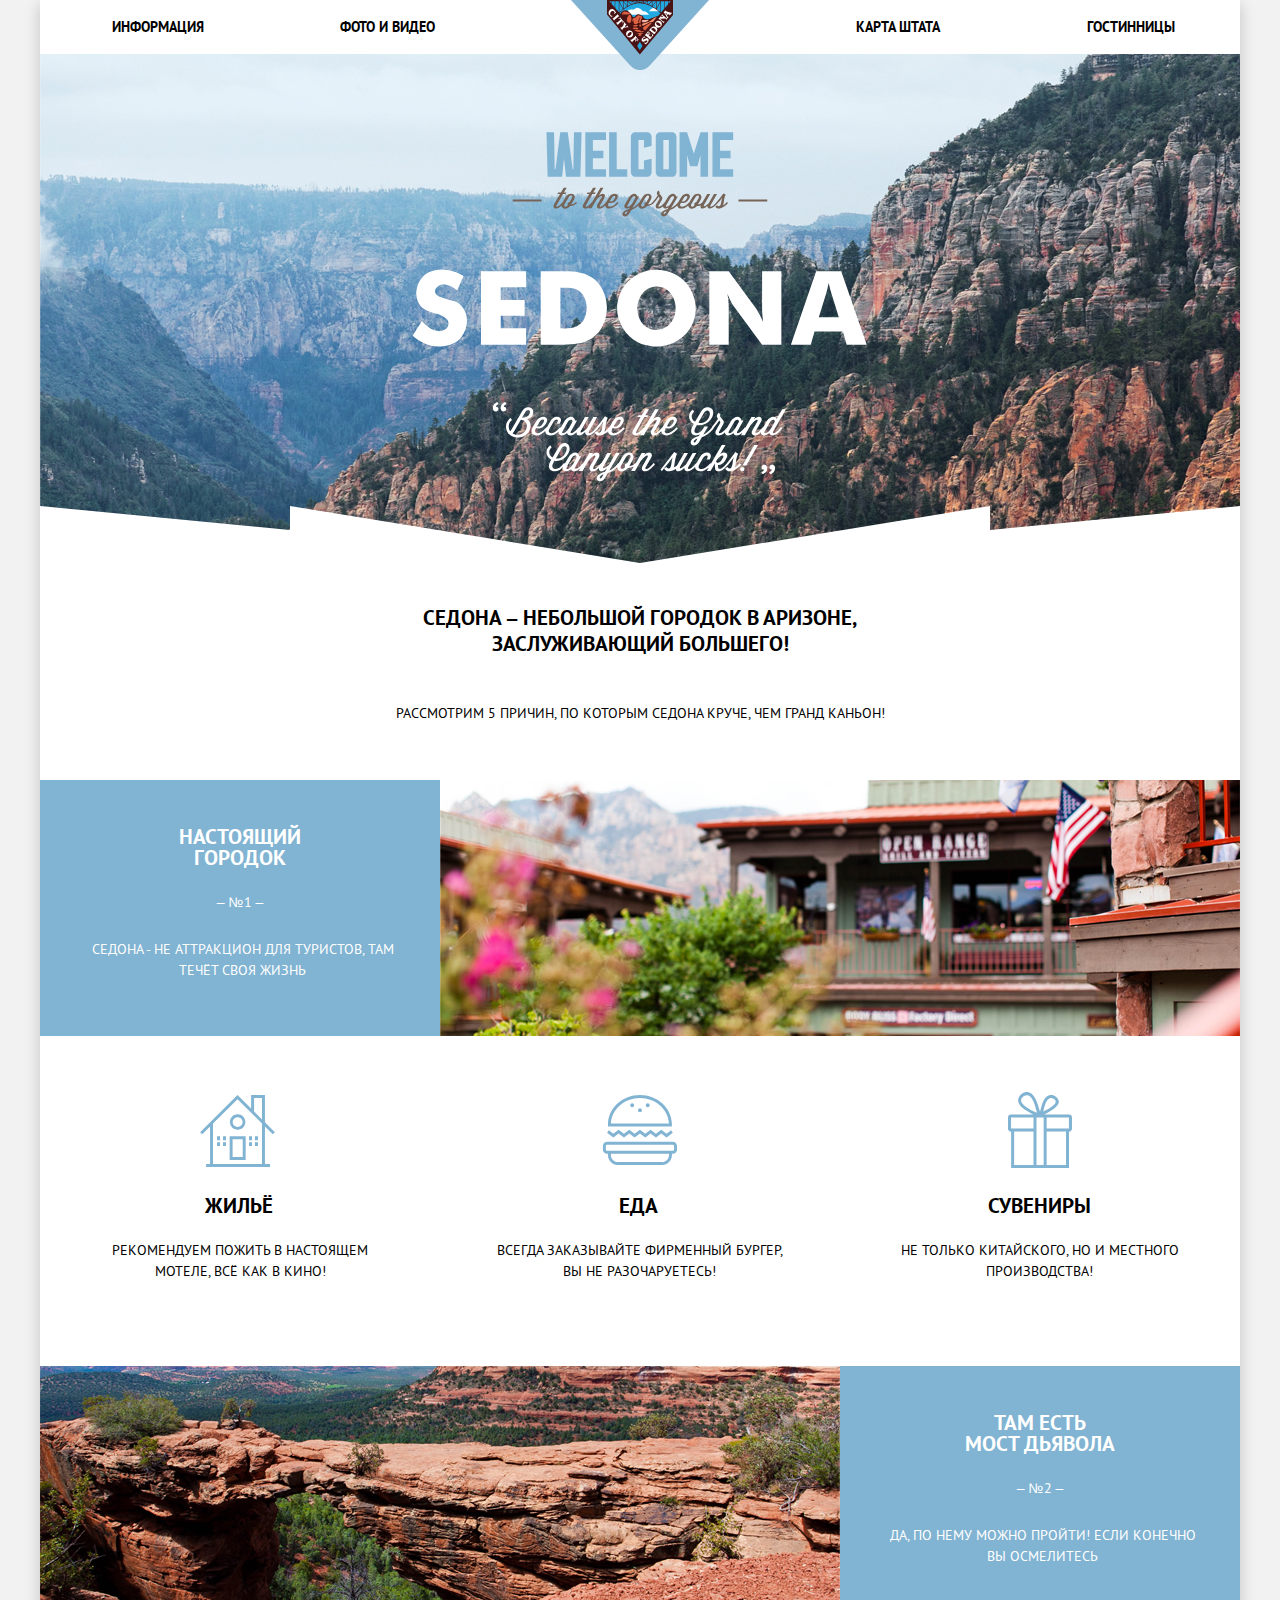
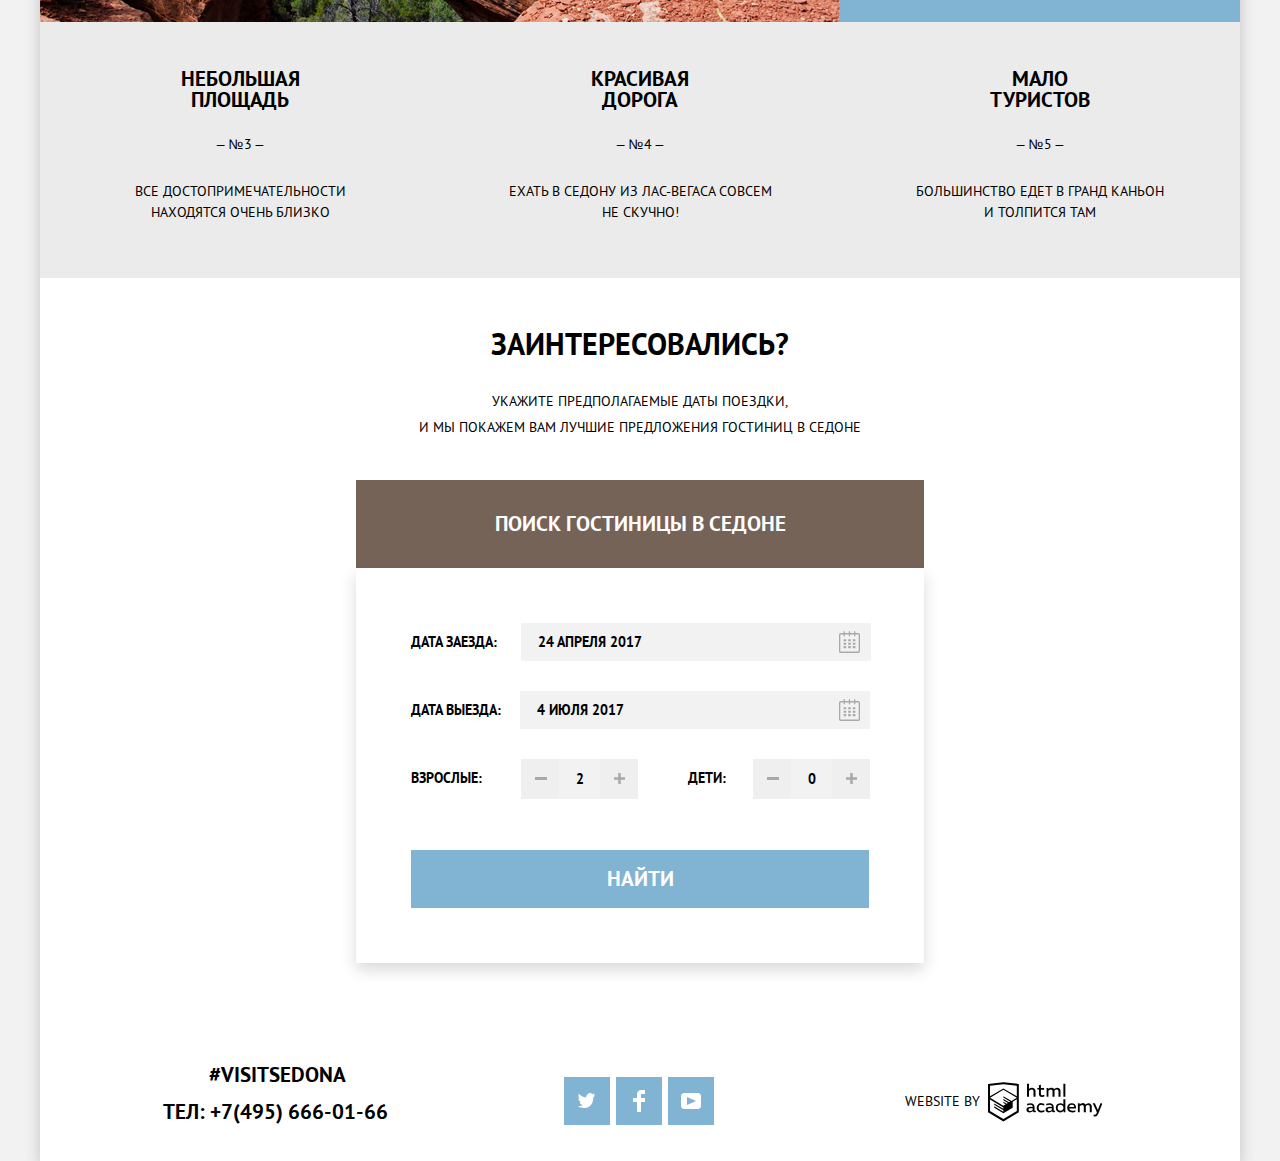
<file: index.html>
<!DOCTYPE html>
<html lang="ru">
  <head>
    <meta charset="utf-8">
    <link rel="stylesheet" href="css/normalize.css">
    <link rel="stylesheet" href="css/style.css">
    <title>Седона</title>
  </head>
  <body class="site-body">
    <div class="container">
      <header>
        <nav class="site-navigation">
          <a class="navigation-logo">
            <img src="img/site-logo.svg" width="138" height="70" alt="Логотип">
          </a>
          <ul class="navigation-list">
            <li class="navigation-item">
              <a class="navigation-link" href="#">Информация</a>
            </li>
            <li class="navigation-item">
              <a class="navigation-link" href="#">Фото и видео</a>
            </li>
            <li class="navigation-item">
              <a class="navigation-link" href="#">Карта штата</a>
            </li>
            <li class="navigation-item">
              <a class="navigation-link" href="hotels.html">Гостинницы</a>
            </li>
          </ul>
        </nav>
      </header>
      <main>
        <h1 class="visuallyhidden">Седона, отели, купи!</h1>
        <section class="welcome">
          <h2 class="visuallyhidden">Картинка</h2>
          <img class="welcome-img" src="img/index-welcome.svg" width="456" height="350" alt="Welcome to the gorjeous SEDONA Becouse the Grand Canyon sucks!">
        </section>
        <section class="features-block">
          <h2 class="features-block-title">Седона – небольшой городок в Аризоне,<br> заслуживающий большего!</h2>
          <p class="features-text">Рассмотрим 5 причин, по которым седона круче, чем гранд каньон!</p>
          <ol class="advantages-list">
            <li class="advantages-item-blue">
              <div class="advantages">
                <h3 class="advantages-list-title">Настоящий <br> городок</h3>
                <span>– №1 –</span>
                <p>Седона - не аттракцион для туристов, там
                  <br> течёт своя жизнь</p>
              </div>
              <img class="advantages-city-img" src="img/index-city.jpg" alt="Городской пейзаж" width="800" height="256">
              <ul class="benefits-list">
                <li class="benefits-list-item icon-house">
                  <h3>Жильё</h3>
                  <p> Рекомендуем пожить в настоящем
                    <br> мотеле, всё как в кино!</p>
                </li>
                <li class="benefits-list-item icon-food">
                  <h3>Еда</h3>
                  <p>Всегда заказывайте фирменный бургер,
                    <br> вы не разочаруетесь!</p>
                </li>
                <li class="benefits-list-item icon-present">
                  <h3>Сувениры</h3>
                  <p> Не только китайского, но и местного
                    <br> производства!</p>
                </li>
              </ul>
            </li>
            <li class="advantages-item-blue">
              <img class="advantages-city-img" src="img/index-canyon.jpg" alt="Пейзаж каньона" width="800" height="256">
              <div class="advantages canyon-padding">
                <h3 class="advantages-list-title">Там есть <br> Мост дьявола</h3>
                <span>– №2 –</span>
                <p>Да, по нему можно пройти! Если конечно
                  <br> вы осмелитесь</p>
              </div>
            </li>
            <li class="advantages-item">
              <h3 class="advantages-list-title">Небольшая <br> площадь</h3>
              <span>– №3 –</span>
              <p>все достопримечательности
                <br> находятся очень близко</p>
            </li>
            <li class="advantages-item">
              <h3 class="advantages-list-title">Красивая <br> дорога</h3>
              <span>– №4 –</span>
              <p>ехать в седону из лас-вегаса совсем
                <br> не скучно!</p>
            </li>
            <li class="advantages-item">
              <h3 class="advantages-list-title">Мало <br> туристов</h3>
              <span>– №5 –</span>
              <p>большинство едет в гранд каньон
                <br> и толпится там</p>
            </li>
          </ol>
        </section>
        <section class="offer-block">
          <h2 class="offer-block-title">Заинтересовались?</h2>
          <p>Укажите предполагаемые даты поездки,
            <br> и мы покажем вам лучшие предложения гостиниц в седоне</p>
          <button class="form-button" type="button">Поиск гостиницы в седоне</button>
          <div class="container-form-hotels">
            <form class="form-hotels" action="https://echo.htmlacademy.ru" method="post">
              <div class="form-hotels-group">
                <label class="form-label" for="date-in">
                  Дата заезда:
                </label>
                <input class="form-input" type="text" name="date-in" id="date-in" value="24 АПРЕЛЯ 2017" required>
                <button class="button-calendar" type="button">
                  <svg width="21" height="23" viewBox="0 0 21 23" xmlns="http://www.w3.org/2000/svg">
                    <path fill-rule="evenodd" clip-rule="evenodd" d="M16.406 3.02498H19.251C20.217 3.02498 21 3.84698 21 4.86198V21.164C21 22.179 20.217 23 19.251 23H1.75C0.784 23 0 22.179 0 21.164V4.86198C0 3.84698 0.784 3.02498 1.75 3.02498H4.593V1.64798C4.593 1.26698 4.887 0.958984 5.25 0.958984C5.612 0.958984 5.906 1.26698 5.906 1.64798V3.02498H9.844V1.64798C9.844 1.26698 10.138 0.958984 10.501 0.958984C10.862 0.958984 11.156 1.26698 11.156 1.64798V3.02498H15.094V1.64798C15.094 1.26698 15.387 0.958984 15.75 0.958984C16.112 0.958984 16.406 1.26698 16.406 1.64798V3.02498ZM19.5646 21.484C19.6466 21.3979 19.691 21.2828 19.688 21.164H19.689V4.86198C19.689 4.60898 19.493 4.40298 19.252 4.40298H16.407V5.78098C16.407 6.16198 16.113 6.46998 15.751 6.46998C15.388 6.46998 15.095 6.16198 15.095 5.78098V4.40298H11.157V5.78098C11.157 6.16198 10.863 6.46998 10.502 6.46998C10.139 6.46998 9.845 6.16198 9.845 5.78098V4.40298H5.907V5.78098C5.907 6.16198 5.613 6.46998 5.251 6.46998C4.888 6.46998 4.594 6.16198 4.594 5.78098V4.40298H1.75C1.50263 4.40953 1.30696 4.61458 1.312 4.86198V21.164C1.30696 21.4114 1.50263 21.6164 1.75 21.623H19.251C19.3698 21.6201 19.4826 21.5701 19.5646 21.484Z" />
                    <path fill-rule="evenodd" clip-rule="evenodd" d="M4.59399 9.2251H7.21899V11.2911H4.59399V9.2251ZM4.59399 12.6681H7.21899V14.7351H4.59399V12.6681ZM7.21899 16.1121H4.59399V18.1781H7.21899V16.1121ZM9.18799 16.1121H11.813V18.1781H9.18799V16.1121ZM11.813 12.6681H9.18799V14.7351H11.813V12.6681ZM9.18799 9.2251H11.813V11.2911H9.18799V9.2251ZM16.406 16.1121H13.781V18.1781H16.406V16.1121ZM13.781 12.6681H16.406V14.7351H13.781V12.6681ZM16.406 9.2251H13.781V11.2911H16.406V9.2251Z" />
                  </svg>
                </button>
              </div>
              <div class="form-hotels-group">
                <label class="form-label" for="date-out">
                  Дата выезда:
                </label>
                <input class="form-input" type="text" name="date-out" id="date-out" value="4 ИЮЛЯ 2017" required>
                <button class="button-calendar" type="button">
                  <svg width="21" height="23" viewBox="0 0 21 23" xmlns="http://www.w3.org/2000/svg">
                    <path fill-rule="evenodd" clip-rule="evenodd" d="M16.406 3.02498H19.251C20.217 3.02498 21 3.84698 21 4.86198V21.164C21 22.179 20.217 23 19.251 23H1.75C0.784 23 0 22.179 0 21.164V4.86198C0 3.84698 0.784 3.02498 1.75 3.02498H4.593V1.64798C4.593 1.26698 4.887 0.958984 5.25 0.958984C5.612 0.958984 5.906 1.26698 5.906 1.64798V3.02498H9.844V1.64798C9.844 1.26698 10.138 0.958984 10.501 0.958984C10.862 0.958984 11.156 1.26698 11.156 1.64798V3.02498H15.094V1.64798C15.094 1.26698 15.387 0.958984 15.75 0.958984C16.112 0.958984 16.406 1.26698 16.406 1.64798V3.02498ZM19.5646 21.484C19.6466 21.3979 19.691 21.2828 19.688 21.164H19.689V4.86198C19.689 4.60898 19.493 4.40298 19.252 4.40298H16.407V5.78098C16.407 6.16198 16.113 6.46998 15.751 6.46998C15.388 6.46998 15.095 6.16198 15.095 5.78098V4.40298H11.157V5.78098C11.157 6.16198 10.863 6.46998 10.502 6.46998C10.139 6.46998 9.845 6.16198 9.845 5.78098V4.40298H5.907V5.78098C5.907 6.16198 5.613 6.46998 5.251 6.46998C4.888 6.46998 4.594 6.16198 4.594 5.78098V4.40298H1.75C1.50263 4.40953 1.30696 4.61458 1.312 4.86198V21.164C1.30696 21.4114 1.50263 21.6164 1.75 21.623H19.251C19.3698 21.6201 19.4826 21.5701 19.5646 21.484Z" />
                    <path fill-rule="evenodd" clip-rule="evenodd" d="M4.59399 9.2251H7.21899V11.2911H4.59399V9.2251ZM4.59399 12.6681H7.21899V14.7351H4.59399V12.6681ZM7.21899 16.1121H4.59399V18.1781H7.21899V16.1121ZM9.18799 16.1121H11.813V18.1781H9.18799V16.1121ZM11.813 12.6681H9.18799V14.7351H11.813V12.6681ZM9.18799 9.2251H11.813V11.2911H9.18799V9.2251ZM16.406 16.1121H13.781V18.1781H16.406V16.1121ZM13.781 12.6681H16.406V14.7351H13.781V12.6681ZM16.406 9.2251H13.781V11.2911H16.406V9.2251Z" />
                  </svg>
                </button>
              </div>
              <div class="form-hotels-group">
                <div class="input-group-adults">
                  <label class="form-label label-number" for="adults">
                    Взрослые:
                  </label>
                  <div>
                    <button class="button-minus" type="button">
                      <svg width="12" height="3" viewBox="0 0 12 3" fill="none" xmlns="http://www.w3.org/2000/svg">
                        <rect width="12" height="3" />
                      </svg>
                    </button>
                    <input class="form-input" type="number" name="adults" value="2" id="adults">
                    <button class="button-plus" type="button">
                      <svg width="11" height="11" viewBox="0 0 11 11" xmlns="http://www.w3.org/2000/svg">
                        <path clip-rule="evenodd" d="M4.23086 6.76932V11H6.76932V6.76932H11V4.23086H6.76932V0H4.23085V4.23086H0V6.76932H4.23086Z" />
                      </svg>
                    </button>
                  </div>
                </div>
                <div class="input-group-children">
                  <label class="form-label label-number" for="kids">
                    Дети:
                  </label>
                  <div>
                    <button class="button-minus" type="button">
                      <svg width="12" height="3" viewBox="0 0 12 3" fill="none" xmlns="http://www.w3.org/2000/svg">
                        <rect width="12" height="3" />
                      </svg>
                    </button>
                    <input class="form-input" type="number" name="kids" value="0" id="kids">
                    <button class="button-plus" type="button">
                      <svg width="11" height="11" viewBox="0 0 11 11" xmlns="http://www.w3.org/2000/svg">
                        <path clip-rule="evenodd" d="M4.23086 6.76932V11H6.76932V6.76932H11V4.23086H6.76932V0H4.23085V4.23086H0V6.76932H4.23086Z" />
                      </svg>
                    </button>
                  </div>
                </div>
              </div>
              <button class="form-find-button" type="submit">
                Найти
              </button>
            </form>
          </div>
        </section>
        <section>
          <div class="map">
            <iframe src="https://www.google.com/maps/embed?pb=!1m18!1m12!1m3!1d592653.4712375007!2d-111.96435637953162!3d34.85675961962645!2m3!1f0!2f0!3f0!3m2!1i1024!2i768!4f13.1!3m3!1m2!1s0x872da132f942b00d%3A0x5548c523fa6c8efd!2z0KHQtdC00L7QvdCwLCDQkNGA0LjQt9C-0L3QsCA4NjMzNiwg0KHQqNCQ!5e0!3m2!1sru!2sru!4v1593877797896!5m2!1sru!2sru" style="border:0;" allowfullscreen="" aria-hidden="false" tabindex="0" width="1200" height="593">
            </iframe>
          </div>
        </section>
      </main>
      <footer class="site-footer footer-transparent">
        <section class="contacts">
          <p>#VISITSEDONA</p>
          <p>ТЕЛ:<a href="tel:+74956660166"> +7(495) 666-01-66</a></p>
        </section>
        <section>
          <ul class="socials">
            <li>
              <a class="socials-link" href="#">
                <svg width="17" height="17">
                  <path d="M10.95 1.14409C12.635 0.648089 13.934 1.41409 14.527 2.32309C15.2 2.09209 15.858 1.84209 16.538 1.61509C16.5249 2.30145 16.2117 2.94761 15.681 3.38309C16.366 3.55309 16.985 2.89209 16.985 2.89209C16.816 3.89209 15.979 4.68009 15.422 4.91609C15.191 11.6661 12.247 16.1331 5.34501 15.9981H4.89901C4.48901 15.9981 0.735007 15.5381 0.00100708 14.1111C2.27201 14.3071 3.89401 13.6891 4.69401 12.9341C3.73401 12.6341 2.01501 12.4571 1.71501 9.98409C2.06401 10.0901 2.27901 10.2121 2.90501 10.1031C1.70501 9.24709 0.374007 8.53009 0.448007 6.33009C0.733007 6.65809 1.51501 6.86609 1.78801 6.80209C1.08501 6.56109 -0.181993 3.44209 0.894007 1.85009C2.71201 3.70409 4.62901 5.45609 8.04601 5.62309C8.25401 3.33009 9.18301 1.79309 10.95 1.14409Z" fill="white" />
                </svg>
              </a>
            </li>
            <li>
              <a class="socials-link" href="#">
                <svg width="12" height="22">
                  <path d="M12 4V0H8C5.79086 0 4 1.79086 4 4V8H0V12H4V22H8V12H12V8H8V4H12Z" fill="white" />
                </svg>
              </a>
            </li>
            <li>
              <a class="socials-link" href="#">
                <svg width="20" height="16">
                  <path fill-rule="evenodd" clip-rule="evenodd" d="M3 0H17C18.65 0 20 1.35 20 3V13C20 14.65 18.65 16 17 16H3C1.35 16 0 14.65 0 13V3C0 1.35 1.35 0 3 0ZM6.027 4.002V11.998L15.014 8L6.027 4.002Z" fill="white" />
                </svg>
              </a>
            </li>
          </ul>
        </section>
        <section class="html-logo">
          <p>Website by</p>
          <span>
            <a href="https://htmlacademy.ru/intensive/htmlcss">
              <svg width="114" height="40" xmlns="http://www.w3.org/2000/svg" viewBox="0 0 113 39">
                <path d="M46.84 28.22a2.07 2.07 0 0 0 .58-.11v1.4a3.41 3.41 0 0 1-1.24.22 1.75 1.75 0 0 1-1.75-1 5.08 5.08 0 0 1-3.3 1.13c-1.59 0-3.06-.87-3.06-2.68 0-2.24 2.08-2.93 3.9-2.93a11.63 11.63 0 0 1 2.28.26v-.31c0-1.09-.8-1.86-2.3-1.86a7.79 7.79 0 0 0-3.15.67v-1.79a10.72 10.72 0 0 1 3.35-.58c2.48 0 4 1.18 4 3.83v3.14a.57.57 0 0 0 .69.61zm-6.76-1.19a1.42 1.42 0 0 0 1.64 1.29 3.56 3.56 0 0 0 2.53-1v-1.51a10.21 10.21 0 0 0-1.9-.22c-1.1.01-2.27.35-2.27 1.45zM53.06 20.62a5.29 5.29 0 0 1 2.7.67v1.79a4.28 4.28 0 0 0-2.42-.73 2.89 2.89 0 1 0 0 5.76 5.26 5.26 0 0 0 2.55-.67v1.8a6.58 6.58 0 0 1-2.9.6 4.42 4.42 0 0 1-4.72-4.54 4.54 4.54 0 0 1 4.79-4.68zM65.84 28.22a2.07 2.07 0 0 0 .58-.11v1.4a3.41 3.41 0 0 1-1.24.22 1.75 1.75 0 0 1-1.75-1 5.08 5.08 0 0 1-3.3 1.13c-1.59 0-3.06-.87-3.06-2.68 0-2.24 2.08-2.93 3.9-2.93a11.63 11.63 0 0 1 2.28.26v-.31c0-1.09-.8-1.86-2.3-1.86a7.79 7.79 0 0 0-3.15.67v-1.79a10.72 10.72 0 0 1 3.35-.58c2.48 0 4 1.18 4 3.83v3.14a.57.57 0 0 0 .69.61zm-6.76-1.19a1.42 1.42 0 0 0 1.64 1.29 3.56 3.56 0 0 0 2.53-1v-1.51a10.21 10.21 0 0 0-1.9-.22c-1.11.01-2.27.35-2.27 1.45zM76.67 16.85v12.76h-1.76v-1.39a4.07 4.07 0 0 1-3.35 1.62 4.62 4.62 0 0 1 0-9.22 4 4 0 0 1 3.15 1.37v-5.14h2zm-4.76 5.48a2.9 2.9 0 0 0 0 5.8 3 3 0 0 0 2.79-1.84v-2.13a3.06 3.06 0 0 0-2.79-1.83zM82.99 20.62c3.48 0 4.68 2.81 4.12 5.34h-6.58c.22 1.57 1.75 2.22 3.35 2.22a6.41 6.41 0 0 0 2.77-.62v1.68a7.5 7.5 0 0 1-3.14.6c-2.68 0-5-1.53-5-4.61a4.39 4.39 0 0 1 4.48-4.61zm.09 1.62a2.39 2.39 0 0 0-2.57 2.26h4.85a2.06 2.06 0 0 0-2.28-2.26zM89.1 29.61v-8.75h1.73v1.09a4 4 0 0 1 2.92-1.33 3 3 0 0 1 2.73 1.4 4.33 4.33 0 0 1 3.06-1.4 3.21 3.21 0 0 1 3.32 3.52v5.47h-2V24.2a1.67 1.67 0 0 0-1.73-1.84 2.94 2.94 0 0 0-2.17 1.18V29.61h-2V24.2a1.67 1.67 0 0 0-1.73-1.84 3.11 3.11 0 0 0-2.32 1.35v5.91h-2zM111.47 20.86h2l-4.1 9.93c-.95 2.28-2.19 3-3.52 3a5 5 0 0 1-1.15-.15v-1.66a3 3 0 0 0 .89.13c.95 0 1.66-.67 2.17-2l.18-.44-4.16-8.82h2.13l3 6.6zM40.66 1.53v5a4 4 0 0 1 2.83-1.2A3.41 3.41 0 0 1 47.1 8.9v5.41h-2V9.15a1.9 1.9 0 0 0-2-2.1 3.08 3.08 0 0 0-2.44 1.46v5.8h-2V1.53h2zM52.43 2.42v3.12h3.17v1.71h-3.17v4c0 1.15.53 1.53 1.66 1.53a4.71 4.71 0 0 0 1.77-.35v1.68a7.14 7.14 0 0 1-2.35.38 2.68 2.68 0 0 1-3-2.88V7.23h-1.6V5.52h1.57V2.88zM58.1 14.29V5.54h1.73v1.09a4 4 0 0 1 2.92-1.33 3 3 0 0 1 2.73 1.4 4.33 4.33 0 0 1 3.06-1.4 3.21 3.21 0 0 1 3.32 3.52v5.47h-2V8.88a1.67 1.67 0 0 0-1.73-1.84 2.94 2.94 0 0 0-2.17 1.18V14.29h-2V8.88a1.67 1.67 0 0 0-1.73-1.84 3.11 3.11 0 0 0-2.32 1.35v5.91h-2zM74.72 1.52h1.95v12.76h-1.95zM15.44.02h-.16L0 1.62v28l15.28 9.09 15.28-9.09v-28zm13.12 28.45l-13.28 7.9L2 28.47V16.99l13.22 7.87v1.43l-9.07-5.4v1.38l9.11 5.47v1.46l-9.1-5.42v1.38l9.11 5.47 9.19-5.5V19.22l4.1-2.45v11.67zm0-13.16l-3.65 2.14-1.68 1-8-4.76v1.38l6.84 4.07h-.06l-.15.09-1 .57-5.64-3.36v1.38l4.45 2.65-1.05.7-3.36-2v1.38l2.21 1.3-2.25 1.35-13.16-7.82 13.17-7.92zm0-1.39L15.21 6.05l-13.2 7.86V3.41l13.28-1.39 13.28 1.39v10.51z"/>
              </svg>
            </a>
          </span>
        </section>
      </footer>
    </div>
  </body>
</html>
</file>
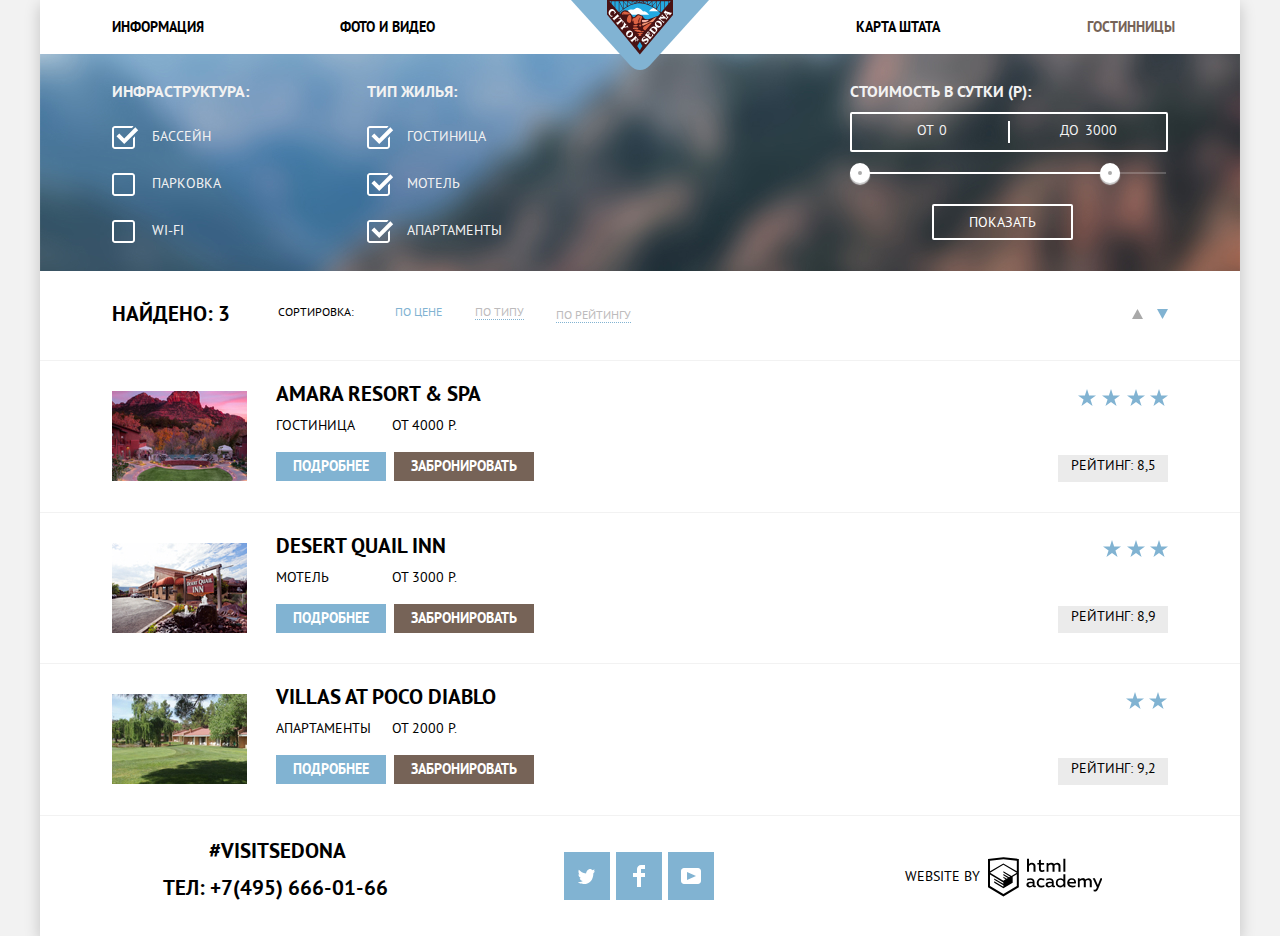
<file: hotels.html>
<!DOCTYPE html>
<html lang="ru">
  <head>
    <meta charset="utf-8">
    <link rel="stylesheet" href="css/normalize.css">
    <link rel="stylesheet" href="css/style.css">
    <title>Отели</title>
  </head>
  <body class="site-body">
    <div class="container">
      <header>
        <nav class="site-navigation">
          <a class="navigation-logo" href="index.html">
            <img src="img/site-logo.svg" width="138" height="70" alt="Логотип">
          </a>
          <ul class="navigation-list">
            <li class="navigation-item">
              <a class="navigation-link" href="#">Информация</a>
            </li>
            <li class="navigation-item">
              <a class="navigation-link" href="#">Фото и видео</a>
            </li>
            <li class="navigation-item">
              <a class="navigation-link" href="#">Карта штата</a>
            </li>
            <li class="navigation-item">
              <a class="navigation-link current" href="#">Гостинницы</a>
            </li>
          </ul>
        </nav>
      </header>
      <main>
        <h1 class="visuallyhidden">Страница выбора отелей</h1>
        <section class="filter">
          <h2 class="visuallyhidden">Фильтр гостинниц</h2>
          <form class="filter-form" action="https://echo.htmlacademy.ru" method="get" target="_blank">
            <fieldset class="form-item">
              <legend>Инфраструктура:</legend>
              <ul>
                <li>
                  <input class="check-box" type="checkbox" id="filter-pool" name="pool" checked>
                  <label for="filter-pool">Бассейн</label>
                </li>
                <li>
                  <input class="check-box" type="checkbox" id="filter-parking" name="parking">
                  <label for="filter-parking">Парковка</label>
                </li>
                <li>
                  <input class="check-box" type="checkbox" id="filter-wi-fi" name="wi-fi">
                  <label for="filter-wi-fi">Wi-Fi</label>
                </li>
              </ul>
            </fieldset>
            <fieldset class="form-item">
              <legend>Тип жилья:</legend>
              <ul>
                <li>
                  <input class="check-box" type="checkbox" id="filter-hotel" name="hotel" checked>
                  <label for="filter-hotel">Гостиница</label>
                </li>
                <li>
                  <input class="check-box" type="checkbox" id="filter-motel" name="motel" checked>
                  <label for="filter-motel">Мотель</label>
                </li>
                <li>
                  <input class="check-box" type="checkbox" id="filter-apartments" name="apartments" checked>
                  <label for="filter-apartments">Апартаменты</label>
                </li>
              </ul>
            </fieldset>
            <div class="filter-range">
              <p class="range-label">Стоимость в сутки (Р):</p>
              <div class="price-controls">
                <label class="min-price">
                  от
                  <input type="text" name="min-price" value="0">
                </label>
                <label class="max-price">
                  до
                  <input type="text" name="max-price" value="3000">
                </label>
              </div>
              <div class="range-controls">
                <div class="scale">
                  <div class="bar"></div>
                </div>
                <div class="toggle toggle-min" tabindex="0"></div>
                <div class="toggle toggle-max" tabindex="0"></div>
              </div>
              <button class="button-transparent">Показать</button>
            </div>
          </form>
        </section>
        <section class="sorting-block">
          <div class="sorting-block-container">
            <h2 class="visuallyhidden">Форма фильтра</h2>
            <p class="filter-block-text">Найдено: 3<span><!--Счетчик найденных отелей--></span></p>
            <ul class="sorting-list">
              <li>
                <p class="text">Сортировка:</p>
              </li>
              <li>
                <a class="sorting-condition chosen" href="#">По цене</a>
              </li>
              <li>
                <a class="sorting-condition" href="#">По типу</a>
              </li>
              <li>
                <a class="sorting-condition" href="#">По рейтингу</a>
              </li>
              <li class="sorting-buttons">
                <a href="#">
                  <svg class="sorting-arrow-up" width="11" height="10" viewBox="0 0 11 10" fill="none" xmlns="http://www.w3.org/2000/svg">
                    <path d="M5.5 0L0 10H11L5.5 0Z" />
                  </svg>
                </a>
                <a href="#">
                  <svg class="sorting-arrow-down active" width="11" height="10" viewBox="0 0 11 10" fill="none" xmlns="http://www.w3.org/2000/svg">
                    <path d="M5.5 10L0 0H11" />
                  </svg>
                </a>
              </li>
            </ul>
          </div>
          <h2 class="visuallyhidden">Список отелей</h2>
          <ul class="hotels-list">
            <li class="hotels-item">
              <img src="img/hotels-amara.jpg" width="135" height="90" alt="Картинка отеля Amara Resort & Spa">
              <div class="hotels-info">
                <h3 class="hotels-title"><a href="#">Amara Resort & Spa</a></h3>
                <div class="hotels-type">
                  <p>Гостиница</p>
                  <p>от 4000 р.</p>
                </div>
                <a class="button-details" href="#">Подробнее</a>
                <a class="button-booking" href="#">Забронировать</a>
              </div>
              <div class="hotels-rating">
                <span class="stars-4"></span>
                <p class="rating">Рейтинг: 8,5</p>
              </div>
            </li>
            <li class="hotels-item">
              <img src="img/hotels-desert.jpg" width="135" height="90" alt="Картинка отеля Desert Quail Inn">
              <div class="hotels-info">
                <h3 class="hotels-title"><a href="#">Desert Quail Inn</a></h3>
                <div class="hotels-type">
                  <p>Мотель</p>
                  <p>от 3000 р.</p>
                </div>
                <a class="button-details" href="#">Подробнее</a>
                <a class="button-booking" href="#">Забронировать</a>
              </div>
              <div class="hotels-rating">
                <span class="stars-3"></span>
                <p class="rating">Рейтинг: 8,9</p>
              </div>
            </li>
            <li class="hotels-item">
              <img src="img/hotels-villas.jpg" width="135" height="90" alt="Картинка отеля Villas at Poco Diablo">
              <div class="hotels-info">
                <h3 class="hotels-title"><a href="#">Villas at Poco Diablo</a></h3>
                <div class="hotels-type">
                  <p>Апартаменты</p>
                  <p>от 2000 р.</p>
                </div>
                <a class="button-details" href="#">Подробнее</a>
                <a class="button-booking" href="#">Забронировать</a>
              </div>
              <div class="hotels-rating">
                <span class="stars-2"></span>
                <p class="rating">Рейтинг: 9,2</p>
              </div>
            </li>
          </ul>
        </section>
      </main>
      <footer class="site-footer">
        <section class="contacts">
          <p>#VISITSEDONA</p>
          <p>ТЕЛ:<a href="tel:+74956660166"> +7(495) 666-01-66</a></p>
        </section>
        <section>
          <ul class="socials">
            <li>
              <a class="socials-link" href="#">
                <svg width="17" height="17">
                  <path d="M10.95 1.14409C12.635 0.648089 13.934 1.41409 14.527 2.32309C15.2 2.09209 15.858 1.84209 16.538 1.61509C16.5249 2.30145 16.2117 2.94761 15.681 3.38309C16.366 3.55309 16.985 2.89209 16.985 2.89209C16.816 3.89209 15.979 4.68009 15.422 4.91609C15.191 11.6661 12.247 16.1331 5.34501 15.9981H4.89901C4.48901 15.9981 0.735007 15.5381 0.00100708 14.1111C2.27201 14.3071 3.89401 13.6891 4.69401 12.9341C3.73401 12.6341 2.01501 12.4571 1.71501 9.98409C2.06401 10.0901 2.27901 10.2121 2.90501 10.1031C1.70501 9.24709 0.374007 8.53009 0.448007 6.33009C0.733007 6.65809 1.51501 6.86609 1.78801 6.80209C1.08501 6.56109 -0.181993 3.44209 0.894007 1.85009C2.71201 3.70409 4.62901 5.45609 8.04601 5.62309C8.25401 3.33009 9.18301 1.79309 10.95 1.14409Z" fill="white" />
                </svg>
              </a>
            </li>
            <li>
              <a class="socials-link" href="#">
                <svg width="12" height="22">
                  <path d="M12 4V0H8C5.79086 0 4 1.79086 4 4V8H0V12H4V22H8V12H12V8H8V4H12Z" fill="white" />
                </svg>
              </a>
            </li>
            <li>
              <a class="socials-link" href="#">
                <svg width="20" height="16">
                  <path fill-rule="evenodd" clip-rule="evenodd" d="M3 0H17C18.65 0 20 1.35 20 3V13C20 14.65 18.65 16 17 16H3C1.35 16 0 14.65 0 13V3C0 1.35 1.35 0 3 0ZM6.027 4.002V11.998L15.014 8L6.027 4.002Z" fill="white" />
                </svg>
              </a>
            </li>
          </ul>
        </section>
        <section class="html-logo">
          <p>Website by</p>
          <span>
            <a href="https://htmlacademy.ru/intensive/htmlcss">
              <svg width="114" height="40" xmlns="http://www.w3.org/2000/svg" viewBox="0 0 113 39">
                <path d="M46.84 28.22a2.07 2.07 0 0 0 .58-.11v1.4a3.41 3.41 0 0 1-1.24.22 1.75 1.75 0 0 1-1.75-1 5.08 5.08 0 0 1-3.3 1.13c-1.59 0-3.06-.87-3.06-2.68 0-2.24 2.08-2.93 3.9-2.93a11.63 11.63 0 0 1 2.28.26v-.31c0-1.09-.8-1.86-2.3-1.86a7.79 7.79 0 0 0-3.15.67v-1.79a10.72 10.72 0 0 1 3.35-.58c2.48 0 4 1.18 4 3.83v3.14a.57.57 0 0 0 .69.61zm-6.76-1.19a1.42 1.42 0 0 0 1.64 1.29 3.56 3.56 0 0 0 2.53-1v-1.51a10.21 10.21 0 0 0-1.9-.22c-1.1.01-2.27.35-2.27 1.45zM53.06 20.62a5.29 5.29 0 0 1 2.7.67v1.79a4.28 4.28 0 0 0-2.42-.73 2.89 2.89 0 1 0 0 5.76 5.26 5.26 0 0 0 2.55-.67v1.8a6.58 6.58 0 0 1-2.9.6 4.42 4.42 0 0 1-4.72-4.54 4.54 4.54 0 0 1 4.79-4.68zM65.84 28.22a2.07 2.07 0 0 0 .58-.11v1.4a3.41 3.41 0 0 1-1.24.22 1.75 1.75 0 0 1-1.75-1 5.08 5.08 0 0 1-3.3 1.13c-1.59 0-3.06-.87-3.06-2.68 0-2.24 2.08-2.93 3.9-2.93a11.63 11.63 0 0 1 2.28.26v-.31c0-1.09-.8-1.86-2.3-1.86a7.79 7.79 0 0 0-3.15.67v-1.79a10.72 10.72 0 0 1 3.35-.58c2.48 0 4 1.18 4 3.83v3.14a.57.57 0 0 0 .69.61zm-6.76-1.19a1.42 1.42 0 0 0 1.64 1.29 3.56 3.56 0 0 0 2.53-1v-1.51a10.21 10.21 0 0 0-1.9-.22c-1.11.01-2.27.35-2.27 1.45zM76.67 16.85v12.76h-1.76v-1.39a4.07 4.07 0 0 1-3.35 1.62 4.62 4.62 0 0 1 0-9.22 4 4 0 0 1 3.15 1.37v-5.14h2zm-4.76 5.48a2.9 2.9 0 0 0 0 5.8 3 3 0 0 0 2.79-1.84v-2.13a3.06 3.06 0 0 0-2.79-1.83zM82.99 20.62c3.48 0 4.68 2.81 4.12 5.34h-6.58c.22 1.57 1.75 2.22 3.35 2.22a6.41 6.41 0 0 0 2.77-.62v1.68a7.5 7.5 0 0 1-3.14.6c-2.68 0-5-1.53-5-4.61a4.39 4.39 0 0 1 4.48-4.61zm.09 1.62a2.39 2.39 0 0 0-2.57 2.26h4.85a2.06 2.06 0 0 0-2.28-2.26zM89.1 29.61v-8.75h1.73v1.09a4 4 0 0 1 2.92-1.33 3 3 0 0 1 2.73 1.4 4.33 4.33 0 0 1 3.06-1.4 3.21 3.21 0 0 1 3.32 3.52v5.47h-2V24.2a1.67 1.67 0 0 0-1.73-1.84 2.94 2.94 0 0 0-2.17 1.18V29.61h-2V24.2a1.67 1.67 0 0 0-1.73-1.84 3.11 3.11 0 0 0-2.32 1.35v5.91h-2zM111.47 20.86h2l-4.1 9.93c-.95 2.28-2.19 3-3.52 3a5 5 0 0 1-1.15-.15v-1.66a3 3 0 0 0 .89.13c.95 0 1.66-.67 2.17-2l.18-.44-4.16-8.82h2.13l3 6.6zM40.66 1.53v5a4 4 0 0 1 2.83-1.2A3.41 3.41 0 0 1 47.1 8.9v5.41h-2V9.15a1.9 1.9 0 0 0-2-2.1 3.08 3.08 0 0 0-2.44 1.46v5.8h-2V1.53h2zM52.43 2.42v3.12h3.17v1.71h-3.17v4c0 1.15.53 1.53 1.66 1.53a4.71 4.71 0 0 0 1.77-.35v1.68a7.14 7.14 0 0 1-2.35.38 2.68 2.68 0 0 1-3-2.88V7.23h-1.6V5.52h1.57V2.88zM58.1 14.29V5.54h1.73v1.09a4 4 0 0 1 2.92-1.33 3 3 0 0 1 2.73 1.4 4.33 4.33 0 0 1 3.06-1.4 3.21 3.21 0 0 1 3.32 3.52v5.47h-2V8.88a1.67 1.67 0 0 0-1.73-1.84 2.94 2.94 0 0 0-2.17 1.18V14.29h-2V8.88a1.67 1.67 0 0 0-1.73-1.84 3.11 3.11 0 0 0-2.32 1.35v5.91h-2zM74.72 1.52h1.95v12.76h-1.95zM15.44.02h-.16L0 1.62v28l15.28 9.09 15.28-9.09v-28zm13.12 28.45l-13.28 7.9L2 28.47V16.99l13.22 7.87v1.43l-9.07-5.4v1.38l9.11 5.47v1.46l-9.1-5.42v1.38l9.11 5.47 9.19-5.5V19.22l4.1-2.45v11.67zm0-13.16l-3.65 2.14-1.68 1-8-4.76v1.38l6.84 4.07h-.06l-.15.09-1 .57-5.64-3.36v1.38l4.45 2.65-1.05.7-3.36-2v1.38l2.21 1.3-2.25 1.35-13.16-7.82 13.17-7.92zm0-1.39L15.21 6.05l-13.2 7.86V3.41l13.28-1.39 13.28 1.39v10.51z"/>
              </svg>
            </a>
          </span>
        </section>
      </footer>
    </div>
  </body>
</html>
</file>
<file: css/style.css>
@font-face {
  font-family: "PT Sans";
  font-weight: 400;
  font-style: normal;
  src: local("PT Sans"),local("PTSans-Regular"),url("../fonts/ptsans.woff2") format("woff2"),url("../fonts/ptsans.woff") format("woff");
}

@font-face {
  font-family: "PT Sans";
  font-weight: 700;
  font-style: normal;
  src: local("PT Sans Bold"),local("PTSans-Bold"),url("../fonts/ptsansbold.woff2") format("woff2"),url("../fonts/ptsansbold.woff") format("woff");
}

:root {
  --basic-black: #000000;
  --basic-white: #ffffff;
  --basic-blue: #81B3D2;
  --special-blue: #87B5D1;
  --hover-blue: #669EC0;
  --active-blue: #5496BD;
  --basic-brown: #766357;
  --hover-brown: #604E43;
  --active-brown: #503E33;
  --special-brown: #A9A09B;
  --basic-grey: #EBEBEB;
  --special-grey: #F2F2F2;
  --active-grey: #BDBBBC;
  --very-special-grey: #A9A9A9;
}

html {
  height: 100%;
}

.site-body {
  min-width: 1200px;
  background-color: var(--special-grey);
  text-transform: uppercase;
  height: 100%;
  font-family: "PT Sans", Arial, sans-serif;
  font-size: 14px;
  line-height: 26px;
  font-weight: 400;
}

.container {
  display: grid;
  grid-template-rows: min-content 1fr min-content;
  align-content: start;
  width: 1200px;
  margin: 0 auto;
  padding: 0;
  color: var(--basic-black);
  background-color: var(--basic-white);
  box-shadow: 0px 5px 15px rgba(0, 1, 1, 0.2)
}

img {
  max-width: 100%;
}

a {
  text-decoration: none;
  color: inherit;
}

.visuallyhidden:not(:focus):not(:active), input[type="radio"] {
  position: absolute;
  width: 1px;
  height: 1px;
  margin: -1px;
  border: 0;
  padding: 0;
  white-space: nowrap;
  clip-path: inset(100%);
  clip: rect(0 0 0 0);
  overflow: hidden;
}

.site-navigation {
  position: relative;
  display: flex;
  justify-content: space-between;
}

.navigation-logo {
  position: absolute;
  margin-left: -45px;
  left: 48%;
  top: 0;
}

.navigation-list {
  box-sizing: border-box;
  list-style: none;
  display: flex;
  flex-grow: 1;
  padding: 0 0px;
  justify-content: flex-start;
}

.navigation-item {
  color: var(--basic-black);
  font-weight: bold;
  width: 15%;
  text-align: right;
}

.navigation-item:first-child {
  text-align: left;
  margin-left: 72px;
  margin-right: 48px;
}

.navigation-item:nth-child(2) {
  text-align: left;
  margin-right: 240px;
}

.navigation-item:nth-child(3) {
  margin-right: 55px;
}

.current {
  color: var(--basic-brown);
}

.navigation-link:hover {
  color: var(--basic-blue);
}

.navigation-link:active {
  color: var(--active-grey);
}

/*Начало стилей index.html*/

.welcome {
  background: url("../img/index-shape.svg") center bottom no-repeat, url("../img/index-background-photo.jpg") center no-repeat;
  background-color: var(--basic-black);
  width: 1200px;
  height: 509px;
  margin-left: auto;
  margin-right: auto;
}

.welcome-img {
  display: block;
  margin: 0 auto;
  padding: 60px;
  padding-top: 78px;
}

.features-block {
  text-align: center;
  padding-top: 25px;
}

.features-block-title {
  font-size: 21px;
  font-weight: bold;
  line-height: 26px;
  padding-bottom: 25px;
}

.features-text {
  padding-bottom: 40px;
}

.advantages-list {
  list-style: none;
  display: flex;
  flex-wrap: wrap;
  padding: 0;
}

.advantages-list-title {
  font-size: 21px;
  line-height: 21px;
}

.advantages-item {
  background-color: var(--basic-grey);
  text-align: center;
  width: 33.333333%;
  min-height: 231px;
  padding-top: 25px;
}

.advantages-item p{
  padding-top: 10px;
  line-height: 21px;
}

.advantages-item-blue {
  background-color: var(--basic-blue);
  color: var(--basic-white);
  text-align: center;
  width: 100%;
  display: flex;
  flex-wrap: wrap;
}

.advantages {
  justify-content: flex-start;
  min-width: 400px;
  padding-top: 25px;
}

.advantages span {
  padding-top: 2px;
}

.advantages p {
  padding-top: 10px;
  padding-left: 5px;
  line-height: 21px;
  font-weight: normal;
}

.advantages-city-img {
  width: 66%;
  align-self: flex-start;
  flex-grow: 1;
}

.canyon-padding {
  padding-top: 25px;
}

.benefits-list {
  color: var(--basic-black);
  list-style: none;
  background-color: var(--basic-white);
  display: flex;
  flex-grow: 1;
  justify-content: space-around;
  align-items: center;
  height: 330px;
}

.icon-house::before {
  content: "";
  position: absolute;
  width: 75px;
  height: 72px;
  top: -20px;
  left: 120px;
  background: url("../img/index-house-icon.svg") top center no-repeat;
}

.icon-food::before {
  content: "";
  position: absolute;
  width: 75px;
  height: 70px;
  top: -20px;
  left: 135px;
  background: url("../img/index-burger-icon.svg") top no-repeat
}

.icon-present::before {
  content: "";
  position: absolute;
  width: 64px;
  height: 77px;
  top: -24px;
  left: 155px;
  background: url("../img/index-present-icon.svg") top center no-repeat;
}


.benefits-list-item {
  display: flex;
  flex-direction: column;
  justify-content: center;
  align-content: center;
  position: relative;
  width: 33.333333%;
  text-align: center;
}

.benefits-list-item h3 {
  margin-top: 80px;
  margin-bottom: 0;
  line-height: 21px;
  font-size: 21px;
}

.benefits-list-item:first-child h3 {
  margin-left: -69px;
}

.benefits-list-item:nth-child(2) h3 {
  margin-left: -42px;
}

.benefits-list-item:last-child h3 {
  margin-left: -14px;
}

.benefits-list-item p{
  position: relative;
  top: 10px;
  right: 33px;
  line-height: 21px;
}

.benefits-list-item:nth-child(2) p{
  right: 20px;
}

.benefits-list-item:last-child p{
  right: 7px;
}

.offer-block {
  padding-top: 20px;
  text-align: center;
}



.offer-block-title {
  font-size: 30px;
  line-height: 24px;
  margin-top: 20px;
  margin-bottom: 32px;
}

.form-button {
  color: var(--basic-white);
  background-color: var(--basic-brown);
  text-transform: uppercase;
  line-height: 26px;
  text-align: center;
  font: inherit;
  font-size: 21px;
  font-weight: bold;
  border: none;
  width: 568px;
  padding: 31px 0;
  margin-top: 26px;
}

.form-button:hover {
  background-color: var(--hover-brown);
}

.form-button:active {
  background-color: var(--active-brown);
  color: var(--special-brown);
}

.container-form-hotels {
  position: relative;
  margin: 0 auto;
  width: 568px;
}

.form-hotels {
  display: flex;
  flex-wrap: wrap;
  justify-content: space-between;
  position: absolute;
  top: 0;
  left: 0;
  right: 0;
  max-height: 395px;
  padding: 55px;
  padding-right: 34px;
  overflow: visible;
  background-color: var(--basic-white);
  box-shadow: 0 7px 15px rgba(0,1,1,0.15);
  z-index: 3;
}

.form-hotels-group {
  margin-bottom: 10px;
}

.form-hotels-group:nth-child(3) {
  display: flex;
}

.form-hotels-group div {
  display: flex;
}

.input-group-adults {
  margin-right: 50px;
}

.input-group-adults div {
  margin-left: 39px;
}

.input-group-children div {
  margin-left: 27px;
}

.form-find-button .form-hotels {
  width: 100%;
  justify-content: center;
}

.form-input{
  width: 281px;
  font-size: 14px;
  font-weight: 700;
  line-height: 26px;
  text-transform: uppercase;
  background-color: var(--special-grey);
  margin-bottom: 20px;
  margin-left: 20px;
  padding: 4px 50px 4px 15px;
  border: transparent solid 2px;
}

.form-hotels-group:nth-child(2) .form-input {
  margin-left: 15px;
}

.form-input[type="number"]::-webkit-outer-spin-button,
.form-input[type="number"]::-webkit-inner-spin-button {
  -webkit-appearance: none;
  margin: 0;
}

.form-input[type="number"] {
  -moz-appearance: textfield;
  text-align:center;
  width: 35px;
  padding: 5px 1px;
  margin: 0;
}

.form-input:hover {
  background-color: var(--basic-grey);
}

.form-input:focus {
  background-color: var(--basic-white);
  border: var(--special-grey) solid 2px;
}

.form-label {
  font-weight: 700;
  padding: 0;
  font-size: 14px;
  text-align: left;
  cursor: pointer;
}

.label-number {
  padding-top: 6px;
}

.button-calendar {
  background-color: transparent;
  position: absolute;
  right: 64px;
  width: 21px;
  height: 23px;
  border: none;
  padding: 0;
  fill: var(--very-special-grey);
  margin-top: 7px;
}

.button-calendar svg:hover {
  fill: var(--basic-black);
}

.button-calendar svg:active {
  fill: var(--basic-blue);
}

.button-plus {
  width: 38px;
  height: 40px;
  border: none;
}

.button-plus svg {
  fill: var(--very-special-grey);
}

.button-plus svg:hover {
  fill: var(--basic-black);
}

.button-plus svg:active {
  fill: var(--basic-blue);
}

.button-plus:nth-child(7) {
  width: 11px;
  height: 11px;
  border: none;
}

.button-minus {
  width: 38px;
  height: 40px;
  border: none;
  text-align: center;
}

.button-minus:last-child {
  width: 11px;
  height: 11px;
  border: none;
}

.button-minus svg {
  fill: var(--very-special-grey);
  padding-bottom: 4px;
  padding-left: 2px;
}
.button-minus svg:hover {
  fill: var(--basic-black);
}

.button-minus svg:active {
  fill: var(--basic-blue);
}

.form-find-button {
  background-color: var(--basic-blue);
  color: var(--basic-white);
  border: none;
  text-transform: uppercase;
  text-align: center;
  font: inherit;
  font-size: 21px;
  font-weight: 700;
  width: 458px;
  padding: 16px 0;
  margin-top: 41px;
}

.form-find-button:hover {
  background-color: var(--hover-blue);
}

.form-find-button:active {
  background-color: var(--active-blue);
  color: var(--special-blue);
}

.map {
  position: relative;
  width: 100%;
  height: 593px;
  overflow: hidden;
}

/*Начало стилей hotels*/

.filter {
  height: 217px;
  background-color: var(--basic-blue);
  background: url("../img/hotels-background.jpg") center no-repeat;
  color: var(--special-grey);
}

.filter-form {
  display: flex;
  padding: 27px 6% 10px;
}

.form-item {
  border: none;
  margin: 0;
  padding: 0;
  margin-right: 11.2%;
}

.form-item legend {
  margin-bottom: 24px;
  font-size: 16px;
  line-height: 21px;
  font-weight: bold;
}

.form-item ul {
  margin: 0;
  padding: 0;
}

.form-item li {
  list-style: none;
  margin-bottom: 26px;
}

.form-item label {
  line-height: 21px;
  position: relative;
  display: block;
  padding-left: 40px;
}

.form-item input {
  position: absolute;
  -webkit-appearance: none;
  -moz-appearance: none;
  appearance: none;
}

.check-box:not(checked)::before {
  content: "";
  position: absolute;
  width: 23px;
  height: 23px;
  background-image: url(../img/hotels-checkbox-off.svg);
}

.check-box:checked::before {
  content: "";
  position: absolute;
  top: 0;
  left: 0;
  width: 27px;
  height: 23px;
  background: url(../img/hotels-checkbox-on.svg) no-repeat;
}

.check-box:disabled {
  cursor: default;
}

.check-box:disabled::before {
  background: url(../img/hotels-disabled-checkbox-off.svg) no-repeat;
}

.check-box:checked:disabled::before {
  background: url(../img/hotels-disabled-checkbox-on.svg) no-repeat;
}

.filter-range {
  margin-left: auto;
  width: 318px;
}

.range-label {
  margin: 0;
  margin-bottom: 10px;
  font-size: 16px;
  line-height: 21px;
  font-weight: 700;
}

.price-controls {
  display: flex;
  position: relative;
  margin-bottom: 20px;
  height: 36px;
  font-size: 0;
  border: 2px solid var(--basic-white);
  border-radius: 2px;
}

.price-controls::after {
  content: "";
  position: absolute;
  top: 50%;
  left: 50%;
  width: 2px;
  height: 22px;
  background-color: var(--basic-white);
  -webkit-transform: translate(-50%, -50%);
  transform: translate(-50%, -50%)
}

.min-price {
  display: inline-block;
  width: 50%;
  padding-left: 34px;
  font-size: 14px;
  line-height: 30px;
  text-align: center;
  cursor: pointer
}

.max-price {
  display: inline-block;
  width: 50%;
  padding-left: 8px;
  font-size: 14px;
  line-height: 30px;
  text-align: center;
  cursor: pointer
}

.price-controls input {
  margin: 0;
  width: 50px;
  color: inherit;
  font: inherit;
  background: none;
  border: none;
  -moz-appearance: textfield;
  text-align: left;
}

.price-controls input::-webkit-outer-spin-button,
.price-controls input::-webkit-inner-spin-button {
  -webkit-appearance: none;
  margin: 0;
}

.range-controls {
  position: relative;
}

.scale {
  width: 316px;
  height: 2px;
  background: rgba(255, 255, 255, 0.2)
}

.range-controls .bar {
  width: 80%;
  height: 2px;
  background: var(--basic-white);
}

.range-controls .toggle {
  position: absolute;
  top: -9px;
  left: 0;
  width: 4px;
  height: 4px;
  padding: 0;
  border: 8px solid var(--basic-white);
  background-color: #ababab;
  border-radius: 50%;
  box-shadow: 0 2px 1px 0 #cfcfcf;
  cursor: pointer;
}

.toggle-min:hover {
  width: 3px;
  border-width: 10px;
}

.toggle-max:hover {
  width: 3px;
  border-width: 10px;
}

.range-controls .toggle-min {
  left: 0;
}

.range-controls .toggle-max {
  left: 250px;
}

.button-transparent {
  display: block;
  position: relative;
  padding: 6px 35px;
  line-height: 20px;
  text-transform: uppercase;
  color: var(--basic-white);
  background: none;
  border: 2px solid var(--basic-white);
  border-radius: 2px;
  cursor: pointer;
  margin-top: 30px;
  margin-right: 95px;
  margin-bottom: 30px;
  margin-left: auto;
}

.button-transparent:hover {
  color: var(--basic-black);
  background: var(--basic-white);
}

.sorting-block-container {
  display: flex;
  padding: 30px 6% 33px;
  border-bottom: 1px solid var(--special-grey);
}

.filter-block-text {
  font-size: 21px;
  font-weight: bold;
  margin: 0;
}

.sorting-list {
  list-style: none;
  display: flex;
  flex-grow: 1;
  justify-content: space-between;
  align-content: flex-start;
  margin: 0;
}

.sorting-list li:first-child {
  font-size: 12px;
  line-height: 18px;
  margin-left: 8px;
  margin-top: 2px;
}

.sorting-list li:nth-child(2) {
  font-size: 12px;
  line-height: 18px;
  margin-left: 8px;
  margin-top: 2px;
}

.sorting-list li:nth-child(3) {
  font-size: 12px;
  line-height: 18px;
  margin-top: 2px;
}

.text {
  margin: 0;
}

.sorting-condition {
  color: var(--active-grey);
  font-size: 12px;
  line-height: 18px;
  border-bottom: 1px dotted var(--basic-blue);
  margin-left: 32px;
}

.chosen {
  color: var(--basic-blue);
  border: none;
}

.sorting-condition:hover {
  color: var(--basic-blue);
}

.sorting-condition:active {
  color: var(--basic-black);
  border-bottom: none;
}

.sorting-buttons {
  margin-left: 500px;
}

.sorting-buttons a {
  margin-top: 10px;
}

.sorting-arrow-up {
  position: relative;
  display: inline-block;
  width: 11px;
  height: 10px;
  margin-right: 10px;
  fill: var(--very-special-grey);
}

.sorting-arrow-down {
  position: relative;
  display: inline-block;
  width: 11px;
  height: 10px;
  fill: var(--very-special-grey);
}

.active {
  fill: var(--basic-blue);
}

.sorting-arrow-up:hover {
  fill: var(--basic-black);
}

.sorting-arrow-up:active {
  fill: var(--basic-blue);
}

.sorting-arrow-down:hover {
  fill: var(--basic-black);
}

.sorting-arrow-down:active {
  fill: var(--basic-blue);
}

.hotels-list {
  list-style: none;
  padding: 0;
  margin: 0;
}

.hotels-item {
  line-height: 21px;
  max-height: 150px;
  display: flex;
  padding: 30px 6%;
  border-bottom: 1px solid var(--special-grey);
}



.hotels-info {
  margin-left: 29px;
  margin-right: auto;
  margin-top: -10px;
}

.hotels-title {
  display: inline-block;
  box-sizing: border-box;
  font-size: 21px;
  line-height: 26px;
  font-weight: bold;
  color: var(--basic-black);
  margin: 0;
  padding: 0;
}

.hotels-type {
  margin-top: 8px;
}

.hotels-type p {
  display: inline-block;
  min-width: 112px;
  margin: 0;
}


.stars-4 {
  display: block;
  background: url(../img/hotels-4-stars.svg) no-repeat;
  min-height: 26px;
  min-width: 90px;
  margin-left: 25px;
  margin-bottom: 40px;
  margin-top: -2px;
}

.stars-3 {
  display: block;
  background: url(../img/hotels-3-stars.svg) no-repeat;
  min-height: 26px;
  max-width: 66px;
  margin-left: 45px;
  margin-top: -3px;
  margin-bottom: 40px;
}

.stars-2 {
  margin-left: auto;
  margin-top: -7px;
  margin-bottom: 45px;
  display: block;
  background: url(../img/hotels-2-stars.svg) center no-repeat;
  max-width: 42px;
  min-height: 26px;
}

.rating {
  display: inline-block;
  background-color: var(--basic-grey);
  text-align: center;
  min-width: 110px;
  min-height: 27px;
  margin: 0;
}

.stars-4+.rating {
  margin-left: 5px;
}

.hotels-title:hover {
  color: var(--basic-blue);
}

.hotels-title:active {
  color: var(--basic-grey);
}

.button-details {
  display: inline-block;
  max-width: 142px;
  margin-top: 16px;
  padding: 4px 17px;
  background-color: var(--basic-blue);
  border: none;
  color: var(--basic-white);
  font-weight: bold;
  text-transform: uppercase;
  text-align: center;
}

.button-details:hover {
  background-color: var(--hover-blue);
}

.button-details:active {
  background-color: var(--active-blue);
  color: var(--special-blue);
}

.button-booking {
  max-width: 142px;
  display: inline-block;
  margin-top: 16px;
  margin-left: 4px;
  padding: 4px 17px;
  background-color: var(--basic-brown);
  border: none;
  color: var(--basic-white);
  font-weight: bold;
  text-transform: uppercase;
  text-align: center;
}

.button-booking:hover {
  background-color: var(--hover-brown);
}

.button-booking:active {
  background-color: var(--active-brown);
  color: var(--special-brown);
}

/*Начало стилей footer*/

.site-footer {
  position: relative;
  min-height: 120px;
  display: flex;
  justify-content: space-around;
  align-items: center;
  background: rgba(255, 255, 255, 0.9);
  box-sizing: border-box;
  padding-left: 45px;
  padding-right: 15px;
}

.footer-transparent {
    margin-top: -120px;
}

.site-footer section {
  width: 33.333333%
}

.contacts {
  text-align: center;
  font-weight: bold;
  line-height: 26px;
  font-size: 21px;
}

.contacts p:first-child {
  margin: 0;
  padding-left: 18px;
  padding-bottom: 11px;
}

.contacts p:last-child {
  margin: 0;
  padding-left: 13px;
  padding-bottom: 14px;
}

.socials {
  list-style: none;
  display: flex;
  justify-content: center;
  padding: 0;
  margin-right: 0px;
  box-sizing: border-box;
  padding-left: 12px;
}

.socials li {
  margin-right: 6px;
}

.socials-link {
  display: flex;
  justify-content: center;
  align-items: center;
  background-color: var(--basic-blue);
  width: 46px;
  height: 48px;
}

.socials-link:hover,
.socials-link:focus {
  background-color: var(--hover-blue);
}

.socials-link:active {
  background-color: var(--special-blue);
}

.socials-link:active svg {
  opacity: .3;
}

.html-logo {
  display: flex;
  align-items: center;
  justify-content: center;
  line-height: 26px;
  margin-right: 38px;
}

.html-logo p {
  margin-right: 8px;
}

.html-logo span {
  margin-top: 10px;
}

.html-logo svg:hover {
  fill: var(--basic-blue);
}

.html-logo svg:active {
  fill: var(--active-grey);
}
</file>
